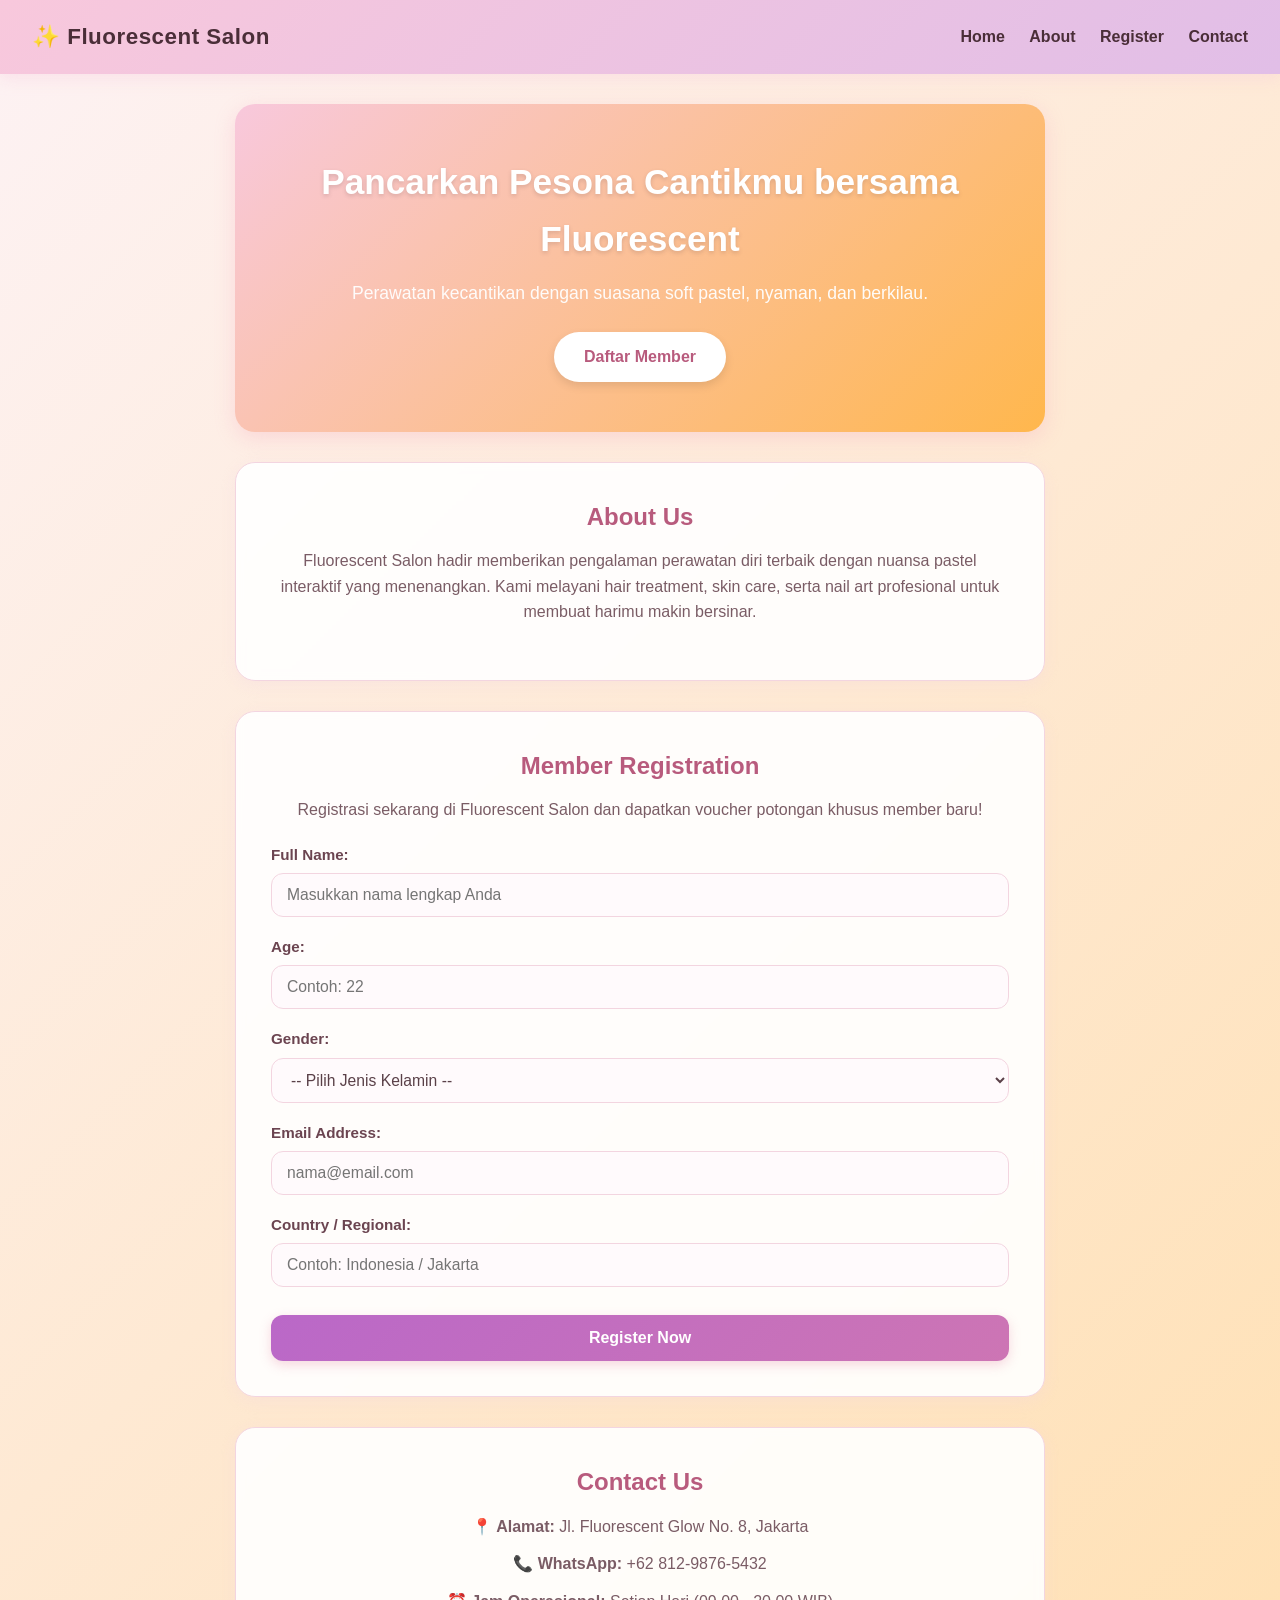
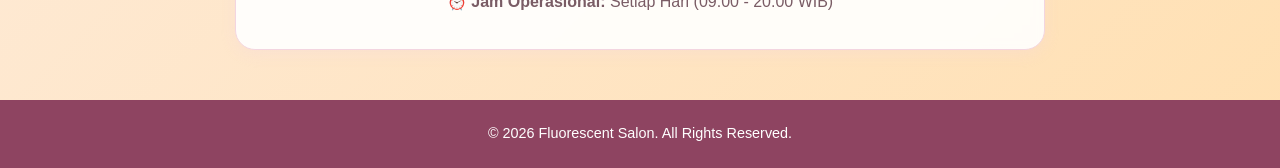
<file: index.html>
<!DOCTYPE html>
<html lang="id">
<head>
    <meta charset="UTF-8">
    <meta name="viewport" content="width=device-width, initial-scale=1.0">
    <title>Fluorescent Salon</title>
    <style>
        /* Reset & Base Style */
        * {
            margin: 0;
            padding: 0;
            box-sizing: border-box;
            font-family: 'Poppins', 'Segoe UI', Arial, sans-serif;
        }

        /* Keyframes untuk Animasi Perubahan Warna Halus */
        @keyframes pastelShift {
            0% {
                background-position: 0% 50%;
            }
            50% {
                background-position: 100% 50%;
            }
            100% {
                background-position: 0% 50%;
            }
        }

        body {
            /* Perpaduan warna pastel soft pink, lavender, peach, & cream */
            background: linear-gradient(-45deg, #fdf2f4, #fce4ec, #f3e5f5, #ffe0b2, #fdf2f4);
            background-size: 400% 400%;
            animation: pastelShift 14s ease infinite;
            color: #5a4048;
            line-height: 1.6;
        }

        /* Header & Navbar */
        header {
            background: linear-gradient(-45deg, #f8c8dc, #f4a2b8, #e1bee7, #f8c8dc);
            background-size: 300% 300%;
            animation: pastelShift 10s ease infinite;
            color: #4a2e38;
            padding: 1.2rem 2rem;
            display: flex;
            justify-content: space-between;
            align-items: center;
            flex-wrap: wrap;
            box-shadow: 0 4px 15px rgba(248, 200, 220, 0.4);
            position: sticky;
            top: 0;
            z-index: 100;
        }

        header h1 {
            font-size: 1.4rem;
            font-weight: 600;
            letter-spacing: 0.5px;
        }

        nav a {
            color: #4a2e38;
            text-decoration: none;
            margin-left: 20px;
            font-weight: 600;
            transition: color 0.3s;
        }

        nav a:hover {
            color: #8e24aa;
        }

        /* Main Container */
        main {
            max-width: 850px;
            margin: 30px auto;
            padding: 0 20px;
        }

        /* 1. Hero Section */
        .hero {
            background: linear-gradient(-45deg, #f4a2b8, #ba68c8, #ffb74d, #f8c8dc);
            background-size: 300% 300%;
            animation: pastelShift 8s ease infinite;
            color: #fff;
            padding: 50px 25px;
            border-radius: 20px;
            text-align: center;
            margin-bottom: 30px;
            box-shadow: 0 6px 20px rgba(244, 162, 184, 0.3);
        }

        .hero h2 {
            font-size: 2.2rem;
            margin-bottom: 12px;
            color: #ffffff;
            text-shadow: 0 2px 4px rgba(90, 64, 72, 0.2);
        }

        .hero p {
            font-size: 1.1rem;
            margin-bottom: 25px;
            opacity: 0.95;
        }

        .btn-cta {
            display: inline-block;
            background-color: #ffffff;
            color: #b85b7d;
            padding: 12px 30px;
            text-decoration: none;
            font-weight: 600;
            border-radius: 25px;
            transition: all 0.3s ease;
            box-shadow: 0 4px 10px rgba(0, 0, 0, 0.1);
        }

        .btn-cta:hover {
            background-color: #fff5f7;
            transform: translateY(-2px);
            color: #8e24aa;
        }

        /* Card Sections */
        .card-section {
            background-color: rgba(255, 255, 255, 0.9);
            backdrop-filter: blur(5px);
            padding: 35px;
            border-radius: 20px;
            margin-bottom: 30px;
            border: 1px solid #f3d5e0;
            box-shadow: 0 4px 15px rgba(243, 213, 224, 0.3);
        }

        .card-section h2 {
            color: #b85b7d;
            margin-bottom: 12px;
            text-align: center;
            font-weight: 600;
        }

        .card-section p {
            text-align: center;
            color: #7a5c65;
            margin-bottom: 20px;
        }

        /* Form Styling */
        form {
            display: flex;
            flex-direction: column;
            gap: 18px;
        }

        .form-group {
            display: flex;
            flex-direction: column;
            gap: 6px;
        }

        label {
            font-weight: 600;
            color: #6b4450;
            font-size: 0.95rem;
        }

        input[type="text"],
        input[type="number"],
        input[type="email"],
        select {
            padding: 12px 15px;
            border: 1.5px solid #f3d5e0;
            border-radius: 12px;
            font-size: 0.98rem;
            outline: none;
            background-color: #fffafc;
            color: #5a4048;
            transition: all 0.3s ease;
        }

        input:focus, 
        select:focus {
            border-color: #e082a0;
            background-color: #ffffff;
            box-shadow: 0 0 8px rgba(224, 130, 160, 0.3);
        }

        button[type="submit"] {
            background: linear-gradient(-45deg, #e082a0, #ba68c8);
            background-size: 200% 200%;
            animation: pastelShift 6s ease infinite;
            color: white;
            padding: 14px;
            border: none;
            border-radius: 12px;
            font-size: 1rem;
            font-weight: 600;
            cursor: pointer;
            transition: all 0.3s ease;
            margin-top: 10px;
            box-shadow: 0 4px 12px rgba(224, 130, 160, 0.3);
        }

        button[type="submit"]:hover {
            transform: translateY(-1px);
            opacity: 0.95;
        }

        /* Contact Section */
        .contact-info {
            display: flex;
            flex-direction: column;
            gap: 12px;
            text-align: center;
            margin-top: 10px;
        }

        .contact-info p {
            margin-bottom: 0;
        }

        /* Footer */
        footer {
            text-align: center;
            padding: 22px;
            background-color: #8e4461;
            color: white;
            margin-top: 50px;
            font-size: 0.9rem;
        }
    </style>
</head>
<body>

    <!-- Header & Navigasi -->
    <header>
        <h1>✨ Fluorescent Salon</h1>
        <nav>
            <a href="#home">Home</a>
            <a href="#about">About</a>
            <a href="#register">Register</a>
            <a href="#contact">Contact</a>
        </nav>
    </header>

    <!-- Main Content -->
    <main>

        <!-- 1. Home Section -->
        <section id="home" class="hero">
            <h2>Pancarkan Pesona Cantikmu bersama Fluorescent</h2>
            <p>Perawatan kecantikan dengan suasana soft pastel, nyaman, dan berkilau.</p>
            <a href="#register" class="btn-cta">Daftar Member</a>
        </section>

        <!-- 2. About Section -->
        <section id="about" class="card-section">
            <h2>About Us</h2>
            <p>
                Fluorescent Salon hadir memberikan pengalaman perawatan diri terbaik dengan nuansa pastel interaktif yang menenangkan. Kami melayani hair treatment, skin care, serta nail art profesional untuk membuat harimu makin bersinar.
            </p>
        </section>

        <!-- 3. Register Section -->
        <section id="register" class="card-section">
            <h2>Member Registration</h2>
            <p>Registrasi sekarang di Fluorescent Salon dan dapatkan voucher potongan khusus member baru!</p>

            <form action="#" method="POST">
                
                <div class="form-group">
                    <label for="fullname">Full Name:</label>
                    <input type="text" id="fullname" name="fullname" placeholder="Masukkan nama lengkap Anda" required>
                </div>

                <div class="form-group">
                    <label for="age">Age:</label>
                    <input type="number" id="age" name="age" min="10" max="100" placeholder="Contoh: 22" required>
                </div>

                <div class="form-group">
                    <label for="gender">Gender:</label>
                    <select id="gender" name="gender" required>
                        <option value="">-- Pilih Jenis Kelamin --</option>
                        <option value="Female">Female</option>
                        <option value="Male">Male</option>
                        <option value="Other">Other</option>
                    </select>
                </div>

                <div class="form-group">
                    <label for="email">Email Address:</label>
                    <input type="email" id="email" name="email" placeholder="nama@email.com" required>
                </div>

                <div class="form-group">
                    <label for="country">Country / Regional:</label>
                    <input type="text" id="country" name="country" placeholder="Contoh: Indonesia / Jakarta" required>
                </div>

                <button type="submit">Register Now</button>

            </form>
        </section>

        <!-- 4. Contact Section -->
        <section id="contact" class="card-section">
            <h2>Contact Us</h2>
            <div class="contact-info">
                <p>📍 <strong>Alamat:</strong> Jl. Fluorescent Glow No. 8, Jakarta</p>
                <p>📞 <strong>WhatsApp:</strong> +62 812-9876-5432</p>
                <p>⏰ <strong>Jam Operasional:</strong> Setiap Hari (09.00 - 20.00 WIB)</p>
            </div>
        </section>

    </main>

    <!-- Footer -->
    <footer>
        <p>&copy; 2026 Fluorescent Salon. All Rights Reserved.</p>
    </footer>

</body>
</html>
</file>
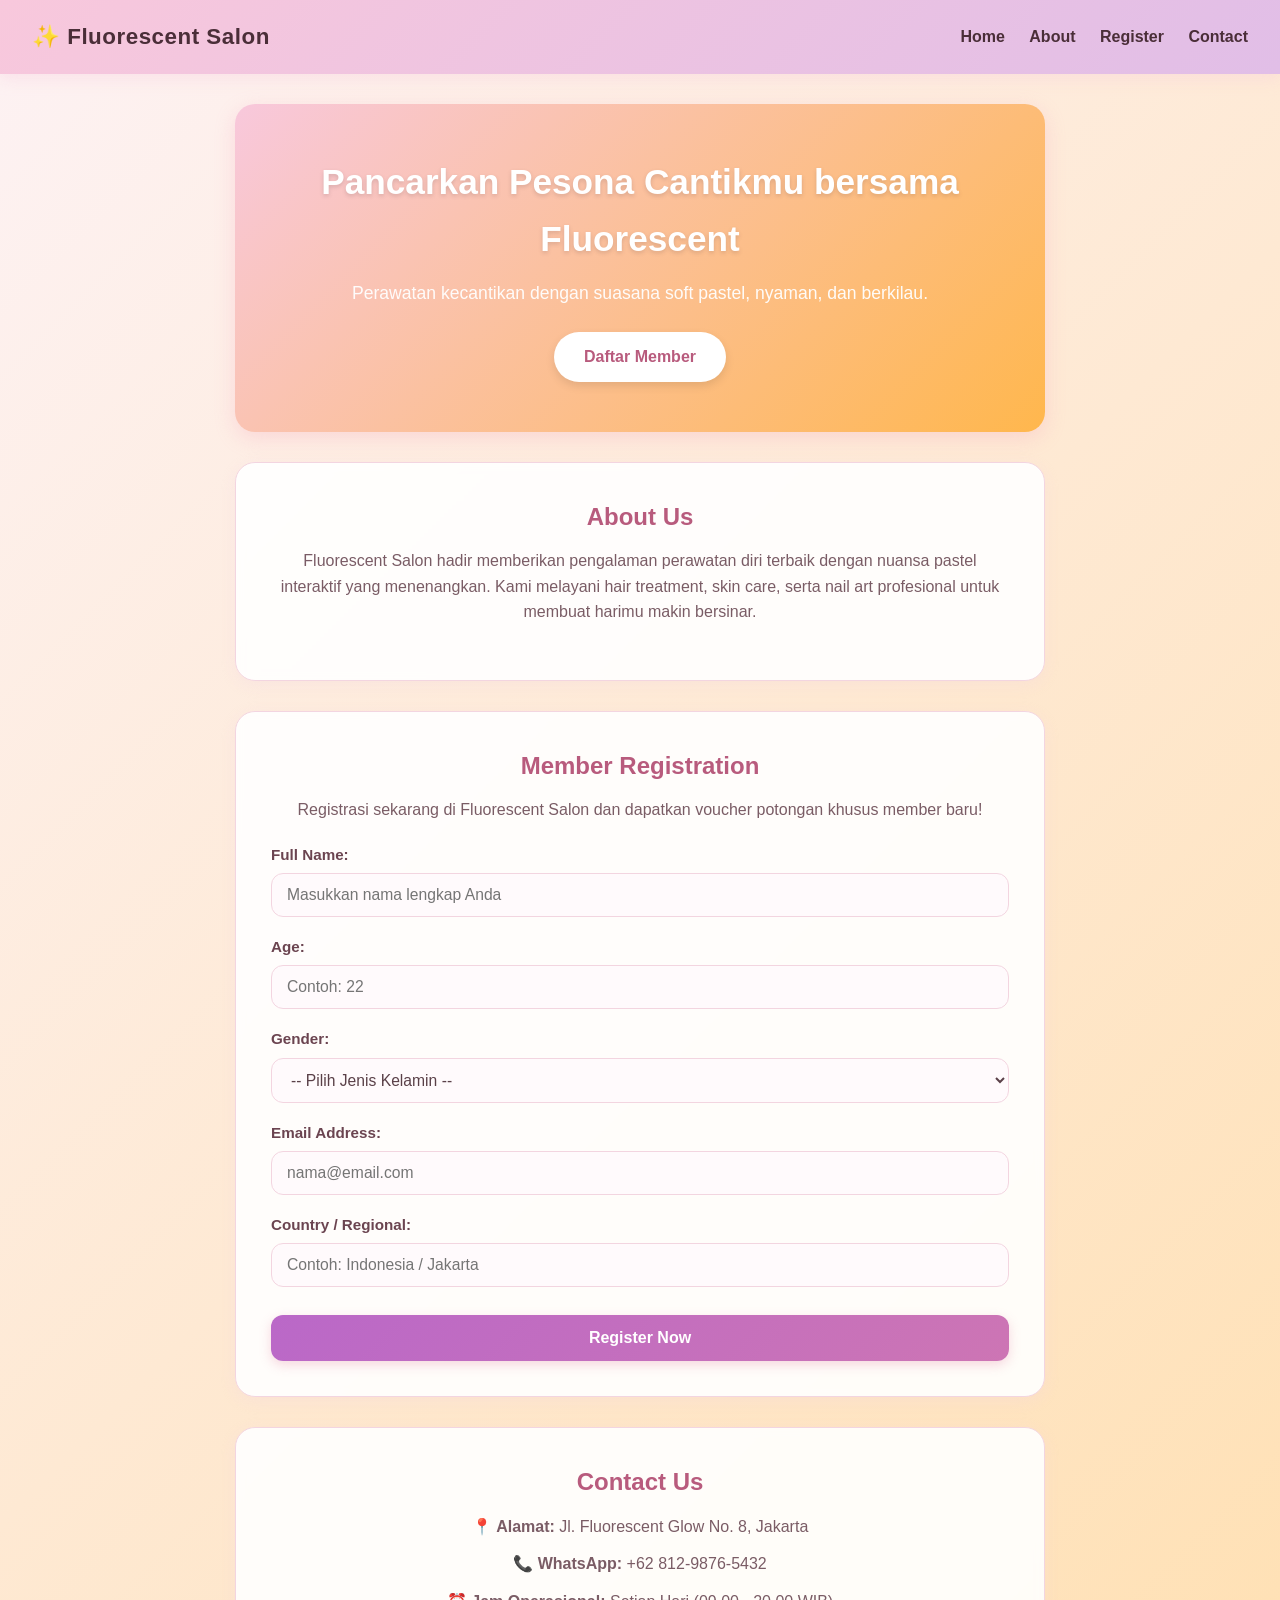
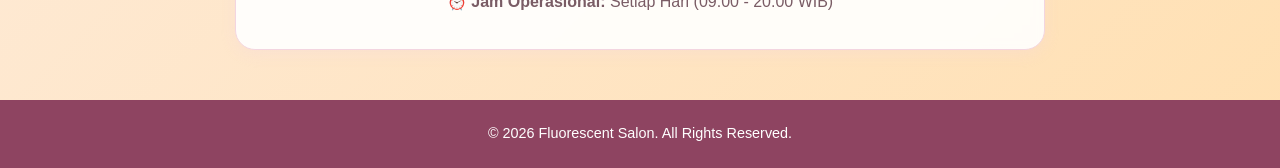
<file: landing page - tugas 3.html>
<!DOCTYPE html>
<html lang="id">
<head>
    <meta charset="UTF-8">
    <meta name="viewport" content="width=device-width, initial-scale=1.0">
    <title>Fluorescent Salon</title>
    <style>
        /* Reset & Base Style */
        * {
            margin: 0;
            padding: 0;
            box-sizing: border-box;
            font-family: 'Poppins', 'Segoe UI', Arial, sans-serif;
        }

        /* Keyframes untuk Animasi Perubahan Warna Halus */
        @keyframes pastelShift {
            0% {
                background-position: 0% 50%;
            }
            50% {
                background-position: 100% 50%;
            }
            100% {
                background-position: 0% 50%;
            }
        }

        body {
            /* Perpaduan warna pastel soft pink, lavender, peach, & cream */
            background: linear-gradient(-45deg, #fdf2f4, #fce4ec, #f3e5f5, #ffe0b2, #fdf2f4);
            background-size: 400% 400%;
            animation: pastelShift 14s ease infinite;
            color: #5a4048;
            line-height: 1.6;
        }

        /* Header & Navbar */
        header {
            background: linear-gradient(-45deg, #f8c8dc, #f4a2b8, #e1bee7, #f8c8dc);
            background-size: 300% 300%;
            animation: pastelShift 10s ease infinite;
            color: #4a2e38;
            padding: 1.2rem 2rem;
            display: flex;
            justify-content: space-between;
            align-items: center;
            flex-wrap: wrap;
            box-shadow: 0 4px 15px rgba(248, 200, 220, 0.4);
            position: sticky;
            top: 0;
            z-index: 100;
        }

        header h1 {
            font-size: 1.4rem;
            font-weight: 600;
            letter-spacing: 0.5px;
        }

        nav a {
            color: #4a2e38;
            text-decoration: none;
            margin-left: 20px;
            font-weight: 600;
            transition: color 0.3s;
        }

        nav a:hover {
            color: #8e24aa;
        }

        /* Main Container */
        main {
            max-width: 850px;
            margin: 30px auto;
            padding: 0 20px;
        }

        /* 1. Hero Section */
        .hero {
            background: linear-gradient(-45deg, #f4a2b8, #ba68c8, #ffb74d, #f8c8dc);
            background-size: 300% 300%;
            animation: pastelShift 8s ease infinite;
            color: #fff;
            padding: 50px 25px;
            border-radius: 20px;
            text-align: center;
            margin-bottom: 30px;
            box-shadow: 0 6px 20px rgba(244, 162, 184, 0.3);
        }

        .hero h2 {
            font-size: 2.2rem;
            margin-bottom: 12px;
            color: #ffffff;
            text-shadow: 0 2px 4px rgba(90, 64, 72, 0.2);
        }

        .hero p {
            font-size: 1.1rem;
            margin-bottom: 25px;
            opacity: 0.95;
        }

        .btn-cta {
            display: inline-block;
            background-color: #ffffff;
            color: #b85b7d;
            padding: 12px 30px;
            text-decoration: none;
            font-weight: 600;
            border-radius: 25px;
            transition: all 0.3s ease;
            box-shadow: 0 4px 10px rgba(0, 0, 0, 0.1);
        }

        .btn-cta:hover {
            background-color: #fff5f7;
            transform: translateY(-2px);
            color: #8e24aa;
        }

        /* Card Sections */
        .card-section {
            background-color: rgba(255, 255, 255, 0.9);
            backdrop-filter: blur(5px);
            padding: 35px;
            border-radius: 20px;
            margin-bottom: 30px;
            border: 1px solid #f3d5e0;
            box-shadow: 0 4px 15px rgba(243, 213, 224, 0.3);
        }

        .card-section h2 {
            color: #b85b7d;
            margin-bottom: 12px;
            text-align: center;
            font-weight: 600;
        }

        .card-section p {
            text-align: center;
            color: #7a5c65;
            margin-bottom: 20px;
        }

        /* Form Styling */
        form {
            display: flex;
            flex-direction: column;
            gap: 18px;
        }

        .form-group {
            display: flex;
            flex-direction: column;
            gap: 6px;
        }

        label {
            font-weight: 600;
            color: #6b4450;
            font-size: 0.95rem;
        }

        input[type="text"],
        input[type="number"],
        input[type="email"],
        select {
            padding: 12px 15px;
            border: 1.5px solid #f3d5e0;
            border-radius: 12px;
            font-size: 0.98rem;
            outline: none;
            background-color: #fffafc;
            color: #5a4048;
            transition: all 0.3s ease;
        }

        input:focus, 
        select:focus {
            border-color: #e082a0;
            background-color: #ffffff;
            box-shadow: 0 0 8px rgba(224, 130, 160, 0.3);
        }

        button[type="submit"] {
            background: linear-gradient(-45deg, #e082a0, #ba68c8);
            background-size: 200% 200%;
            animation: pastelShift 6s ease infinite;
            color: white;
            padding: 14px;
            border: none;
            border-radius: 12px;
            font-size: 1rem;
            font-weight: 600;
            cursor: pointer;
            transition: all 0.3s ease;
            margin-top: 10px;
            box-shadow: 0 4px 12px rgba(224, 130, 160, 0.3);
        }

        button[type="submit"]:hover {
            transform: translateY(-1px);
            opacity: 0.95;
        }

        /* Contact Section */
        .contact-info {
            display: flex;
            flex-direction: column;
            gap: 12px;
            text-align: center;
            margin-top: 10px;
        }

        .contact-info p {
            margin-bottom: 0;
        }

        /* Footer */
        footer {
            text-align: center;
            padding: 22px;
            background-color: #8e4461;
            color: white;
            margin-top: 50px;
            font-size: 0.9rem;
        }
    </style>
</head>
<body>

    <!-- Header & Navigasi -->
    <header>
        <h1>✨ Fluorescent Salon</h1>
        <nav>
            <a href="#home">Home</a>
            <a href="#about">About</a>
            <a href="#register">Register</a>
            <a href="#contact">Contact</a>
        </nav>
    </header>

    <!-- Main Content -->
    <main>

        <!-- 1. Home Section -->
        <section id="home" class="hero">
            <h2>Pancarkan Pesona Cantikmu bersama Fluorescent</h2>
            <p>Perawatan kecantikan dengan suasana soft pastel, nyaman, dan berkilau.</p>
            <a href="#register" class="btn-cta">Daftar Member</a>
        </section>

        <!-- 2. About Section -->
        <section id="about" class="card-section">
            <h2>About Us</h2>
            <p>
                Fluorescent Salon hadir memberikan pengalaman perawatan diri terbaik dengan nuansa pastel interaktif yang menenangkan. Kami melayani hair treatment, skin care, serta nail art profesional untuk membuat harimu makin bersinar.
            </p>
        </section>

        <!-- 3. Register Section -->
        <section id="register" class="card-section">
            <h2>Member Registration</h2>
            <p>Registrasi sekarang di Fluorescent Salon dan dapatkan voucher potongan khusus member baru!</p>

            <form action="#" method="POST">
                
                <div class="form-group">
                    <label for="fullname">Full Name:</label>
                    <input type="text" id="fullname" name="fullname" placeholder="Masukkan nama lengkap Anda" required>
                </div>

                <div class="form-group">
                    <label for="age">Age:</label>
                    <input type="number" id="age" name="age" min="10" max="100" placeholder="Contoh: 22" required>
                </div>

                <div class="form-group">
                    <label for="gender">Gender:</label>
                    <select id="gender" name="gender" required>
                        <option value="">-- Pilih Jenis Kelamin --</option>
                        <option value="Female">Female</option>
                        <option value="Male">Male</option>
                        <option value="Other">Other</option>
                    </select>
                </div>

                <div class="form-group">
                    <label for="email">Email Address:</label>
                    <input type="email" id="email" name="email" placeholder="nama@email.com" required>
                </div>

                <div class="form-group">
                    <label for="country">Country / Regional:</label>
                    <input type="text" id="country" name="country" placeholder="Contoh: Indonesia / Jakarta" required>
                </div>

                <button type="submit">Register Now</button>

            </form>
        </section>

        <!-- 4. Contact Section -->
        <section id="contact" class="card-section">
            <h2>Contact Us</h2>
            <div class="contact-info">
                <p>📍 <strong>Alamat:</strong> Jl. Fluorescent Glow No. 8, Jakarta</p>
                <p>📞 <strong>WhatsApp:</strong> +62 812-9876-5432</p>
                <p>⏰ <strong>Jam Operasional:</strong> Setiap Hari (09.00 - 20.00 WIB)</p>
            </div>
        </section>

    </main>

    <!-- Footer -->
    <footer>
        <p>&copy; 2026 Fluorescent Salon. All Rights Reserved.</p>
    </footer>

</body>
</html>
</file>
